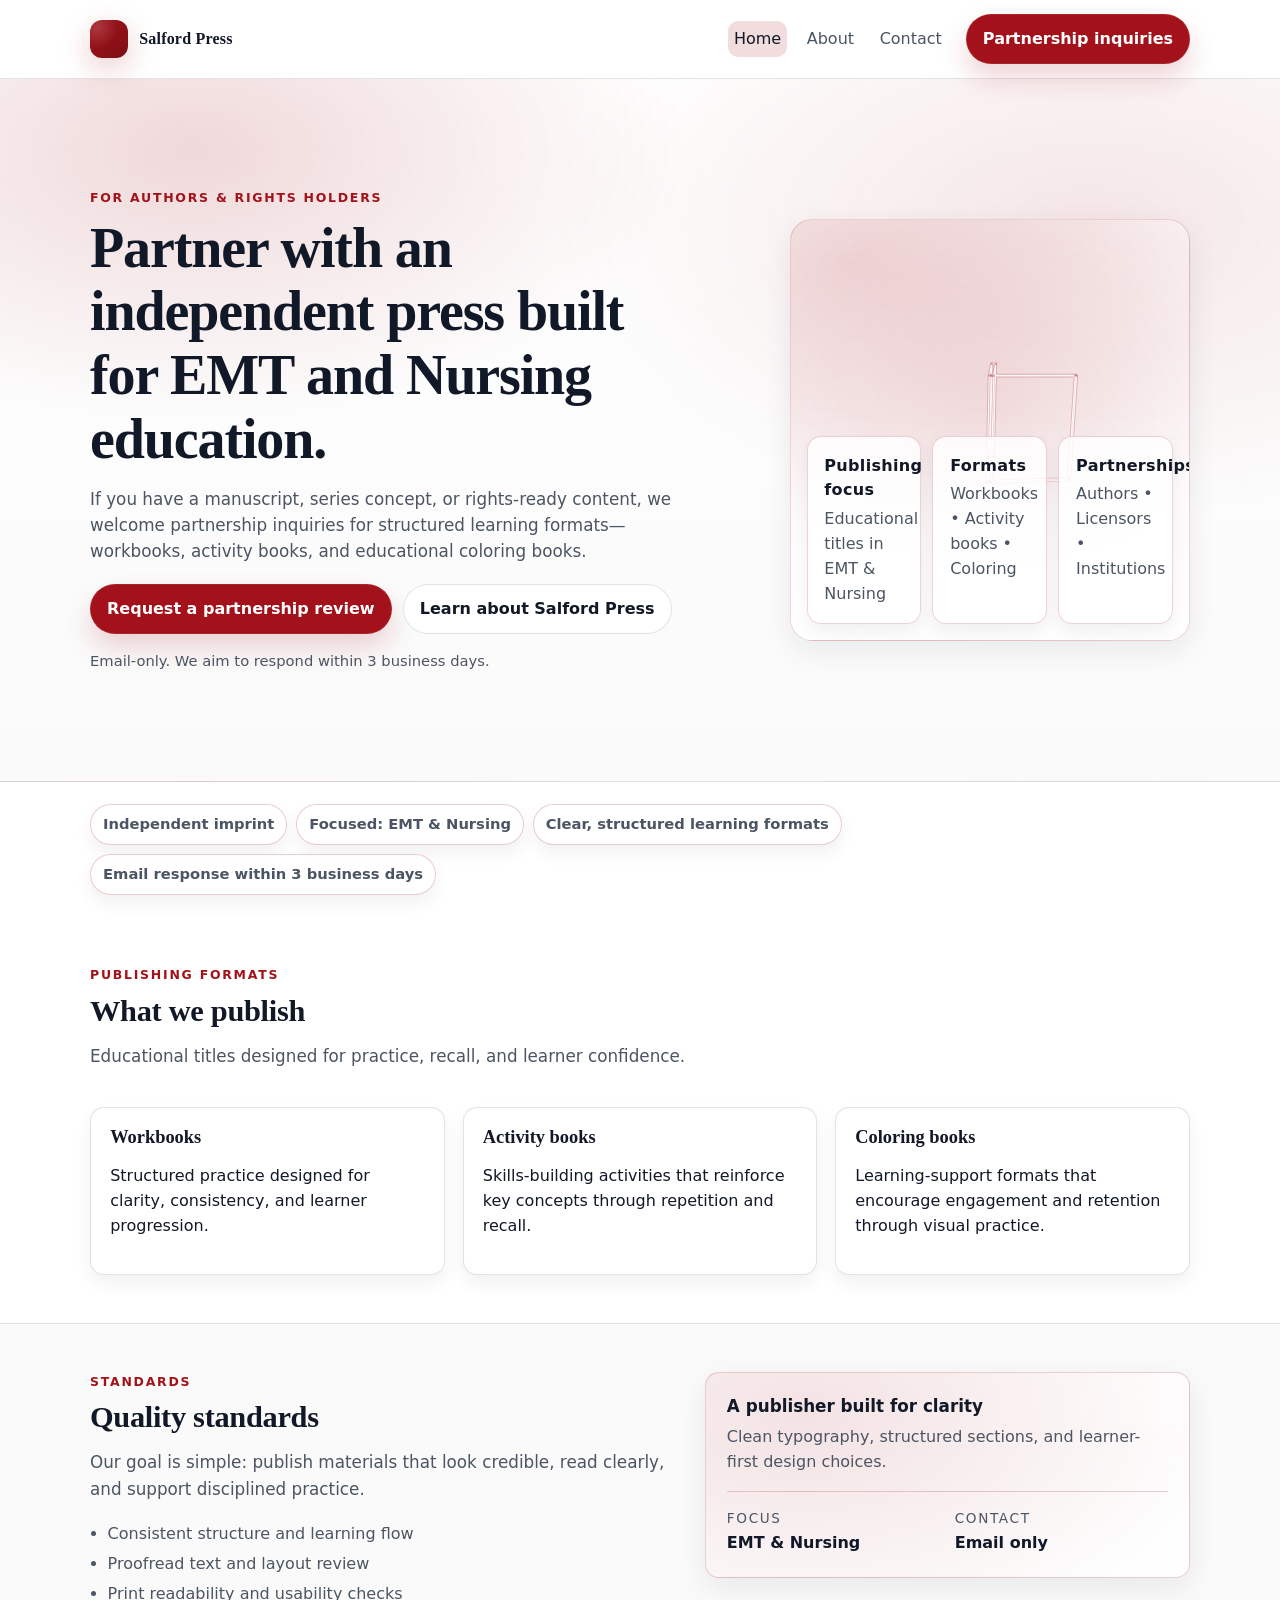
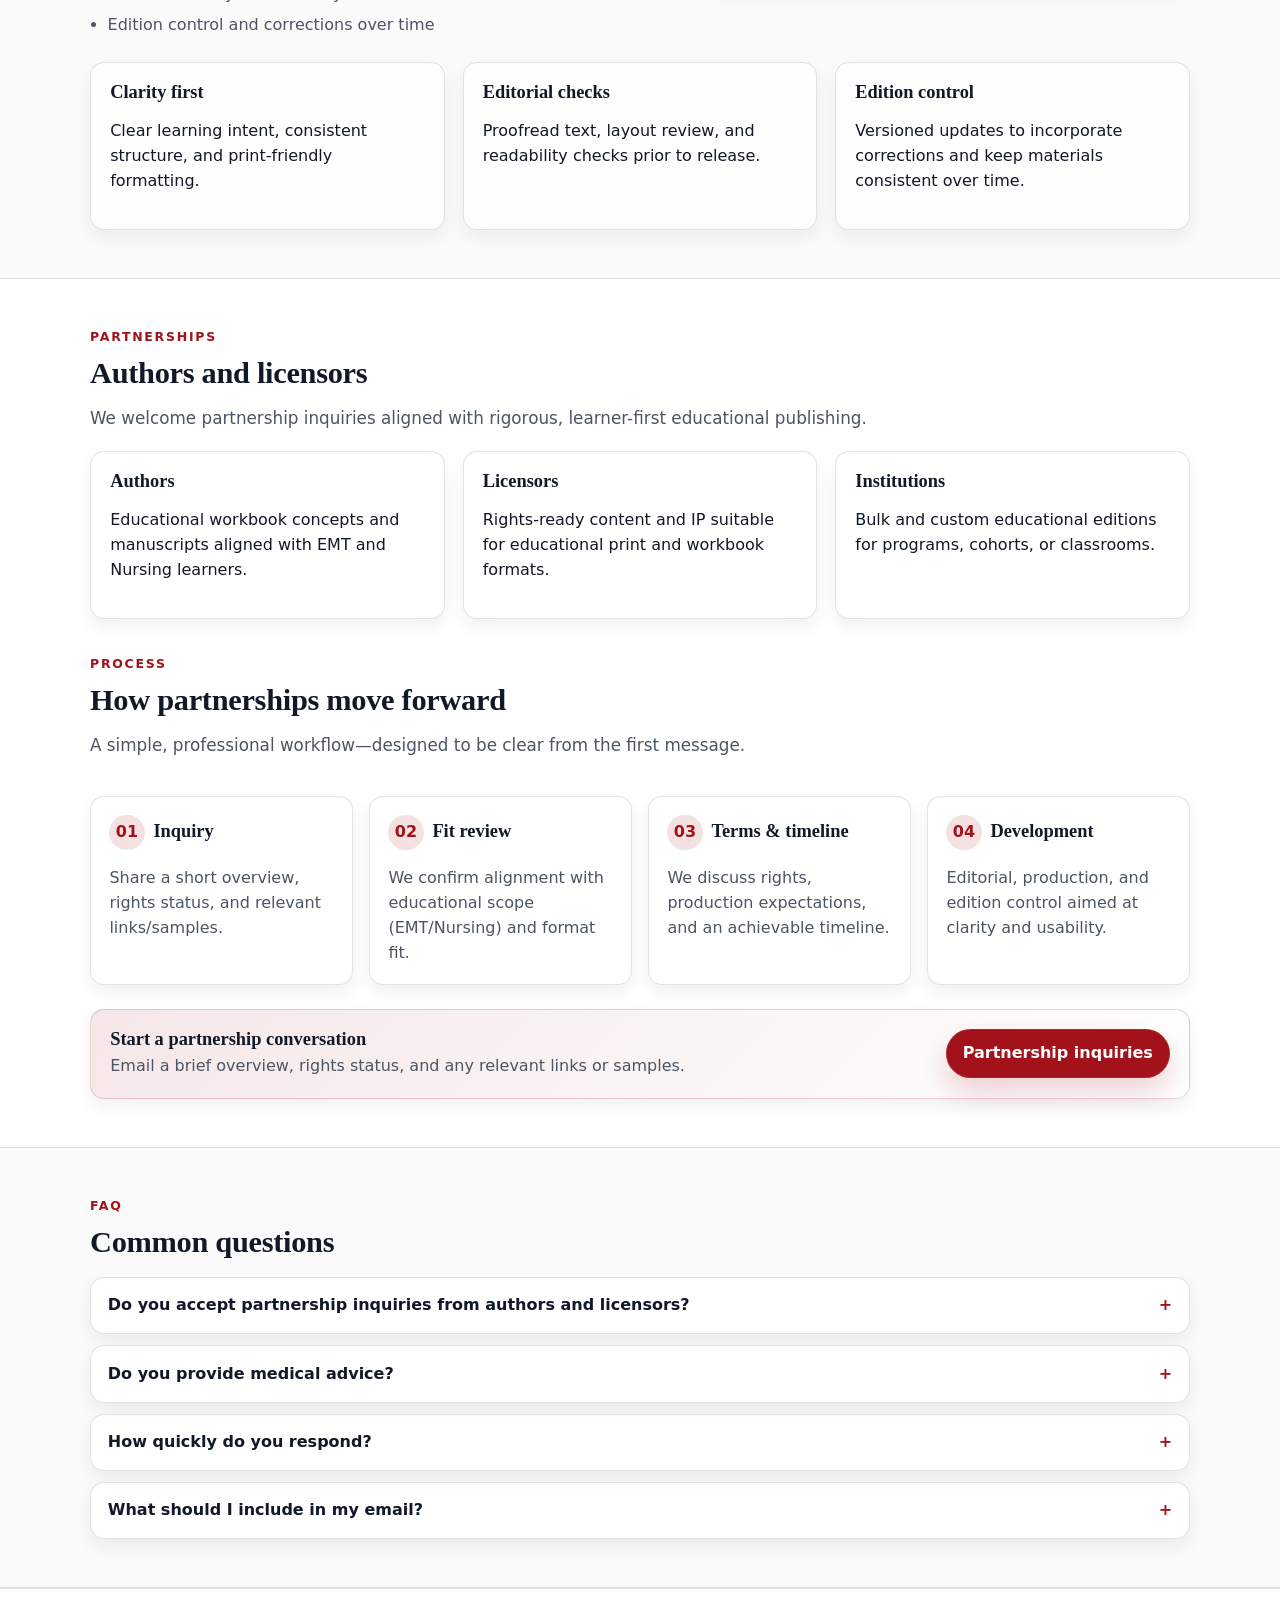
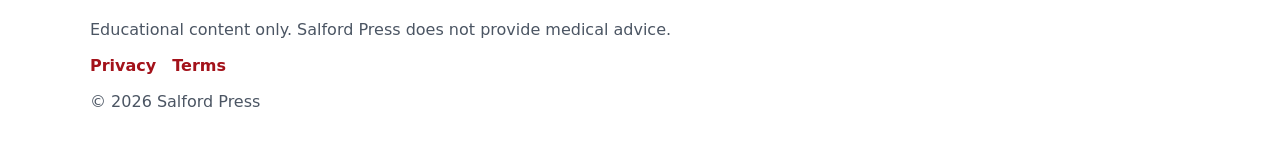
<file: index.html>
<!doctype html>
<html lang="en">
  <head>
    <meta charset="utf-8" />
    <meta name="viewport" content="width=device-width, initial-scale=1" />
    <title>Salford Press — Independent Educational Publisher</title>
    <meta
      name="description"
      content="Salford Press is an independent publisher of high-quality educational workbooks, activity books, and coloring books in EMT and Nursing subjects."
    />
    <meta name="theme-color" content="#A3121A" />
    <link rel="stylesheet" href="assets/styles.css" />
    <link rel="icon" href="assets/favicon.svg" type="image/svg+xml" />
    <script defer src="assets/site.js"></script>
  </head>
  <body>
    <a class="skip-link" href="#main">Skip to content</a>

    <header class="site-header">
      <div class="container header-inner">
        <a class="brand" href="index.html" aria-label="Salford Press home">
          <span class="brand-mark" aria-hidden="true"></span>
          <span class="brand-name">Salford Press</span>
        </a>

        <nav class="site-nav" aria-label="Primary">
          <a class="nav-link" href="index.html">Home</a>
          <a class="nav-link" href="about.html">About</a>
          <a class="nav-link" href="contact.html">Contact</a>
          <a class="button button-solid nav-cta" href="contact.html">Partnership inquiries</a>
        </nav>

        <button class="nav-toggle" type="button" aria-expanded="false" aria-controls="mobileNav">
          <span class="nav-toggle-label">Menu</span>
        </button>
      </div>

      <div class="mobile-nav container" id="mobileNav" hidden>
        <a class="nav-link" href="index.html">Home</a>
        <a class="nav-link" href="about.html">About</a>
        <a class="nav-link" href="contact.html">Contact</a>
        <a class="button button-solid" href="contact.html">Partnership inquiries</a>
      </div>
    </header>

    <main id="main">
      <section class="hero">
        <div class="container hero-inner">
          <div class="hero-copy">
            <p class="eyebrow">For authors &amp; rights holders</p>
            <h1>Partner with an independent press built for EMT and Nursing education.</h1>
            <p class="lead">
              If you have a manuscript, series concept, or rights‑ready content, we welcome partnership inquiries for structured learning formats—workbooks, activity books, and educational coloring books.
            </p>

            <div class="hero-actions">
              <a class="button button-solid" href="contact.html">Request a partnership review</a>
              <a class="button button-ghost" href="about.html">Learn about Salford Press</a>
            </div>
            <p class="microcopy">Email-only. We aim to respond within 3 business days.</p>
          </div>

          <div class="hero-panel">
            <div class="hero-3d" aria-hidden="true">
              <canvas id="hero3d" class="hero-canvas" width="900" height="700"></canvas>

              <div class="hero-3d-overlay">
                <div class="panel-card">
                  <div class="panel-title">Publishing focus</div>
                  <div class="panel-body">Educational titles in EMT &amp; Nursing</div>
                </div>
                <div class="panel-card">
                  <div class="panel-title">Formats</div>
                  <div class="panel-body">Workbooks • Activity books • Coloring</div>
                </div>
                <div class="panel-card">
                  <div class="panel-title">Partnerships</div>
                  <div class="panel-body">Authors • Licensors • Institutions</div>
                </div>
              </div>
            </div>
          </div>
        </div>
      </section>

      <section class="section section-tight">
        <div class="container">
          <div class="badge-row" role="list" aria-label="Publisher highlights">
            <div class="badge" role="listitem">Independent imprint</div>
            <div class="badge" role="listitem">Focused: EMT &amp; Nursing</div>
            <div class="badge" role="listitem">Clear, structured learning formats</div>
            <div class="badge" role="listitem">Email response within 3 business days</div>
          </div>
        </div>
      </section>

      <section class="section">
        <div class="container">
          <div class="section-head">
            <div>
              <p class="eyebrow">Publishing formats</p>
              <h2>What we publish</h2>
              <p class="lead">Educational titles designed for practice, recall, and learner confidence.</p>
            </div>
          </div>

          <div class="grid-3">
            <article class="card">
              <h3>Workbooks</h3>
              <p>Structured practice designed for clarity, consistency, and learner progression.</p>
            </article>
            <article class="card">
              <h3>Activity books</h3>
              <p>Skills‑building activities that reinforce key concepts through repetition and recall.</p>
            </article>
            <article class="card">
              <h3>Coloring books</h3>
              <p>Learning‑support formats that encourage engagement and retention through visual practice.</p>
            </article>
          </div>
        </div>
      </section>

      <section class="section section-muted">
        <div class="container">
          <div class="split">
            <div class="split-copy">
              <p class="eyebrow">Standards</p>
              <h2>Quality standards</h2>
              <p class="lead">Our goal is simple: publish materials that look credible, read clearly, and support disciplined practice.</p>

              <ul class="checklist">
                <li>Consistent structure and learning flow</li>
                <li>Proofread text and layout review</li>
                <li>Print readability and usability checks</li>
                <li>Edition control and corrections over time</li>
              </ul>
            </div>

            <div class="split-media" aria-hidden="true">
              <div class="abstract-card">
                <div class="abstract-title">A publisher built for clarity</div>
                <div class="abstract-body">Clean typography, structured sections, and learner-first design choices.</div>
                <div class="abstract-rule"></div>
                <div class="abstract-metrics">
                  <div>
                    <div class="metric-k">Focus</div>
                    <div class="metric-v">EMT &amp; Nursing</div>
                  </div>
                  <div>
                    <div class="metric-k">Contact</div>
                    <div class="metric-v">Email only</div>
                  </div>
                </div>
              </div>
            </div>
          </div>

          <div class="grid-3">
            <article class="card card-quiet">
              <h3>Clarity first</h3>
              <p>Clear learning intent, consistent structure, and print-friendly formatting.</p>
            </article>
            <article class="card card-quiet">
              <h3>Editorial checks</h3>
              <p>Proofread text, layout review, and readability checks prior to release.</p>
            </article>
            <article class="card card-quiet">
              <h3>Edition control</h3>
              <p>Versioned updates to incorporate corrections and keep materials consistent over time.</p>
            </article>
          </div>
        </div>
      </section>

      <section class="section">
        <div class="container">
          <p class="eyebrow">Partnerships</p>
          <h2>Authors and licensors</h2>
          <p class="lead">We welcome partnership inquiries aligned with rigorous, learner-first educational publishing.</p>

          <div class="grid-3">
            <article class="card">
              <h3>Authors</h3>
              <p>Educational workbook concepts and manuscripts aligned with EMT and Nursing learners.</p>
            </article>
            <article class="card">
              <h3>Licensors</h3>
              <p>Rights-ready content and IP suitable for educational print and workbook formats.</p>
            </article>
            <article class="card">
              <h3>Institutions</h3>
              <p>Bulk and custom educational editions for programs, cohorts, or classrooms.</p>
            </article>
          </div>

          <div class="section-head section-head-tight">
            <div>
              <p class="eyebrow">Process</p>
              <h2>How partnerships move forward</h2>
              <p class="lead">A simple, professional workflow—designed to be clear from the first message.</p>
            </div>
          </div>

          <ol class="steps">
            <li class="step">
              <div class="step-top">
                <span class="step-num">01</span>
                <h3>Inquiry</h3>
              </div>
              <p>Share a short overview, rights status, and relevant links/samples.</p>
            </li>
            <li class="step">
              <div class="step-top">
                <span class="step-num">02</span>
                <h3>Fit review</h3>
              </div>
              <p>We confirm alignment with educational scope (EMT/Nursing) and format fit.</p>
            </li>
            <li class="step">
              <div class="step-top">
                <span class="step-num">03</span>
                <h3>Terms &amp; timeline</h3>
              </div>
              <p>We discuss rights, production expectations, and an achievable timeline.</p>
            </li>
            <li class="step">
              <div class="step-top">
                <span class="step-num">04</span>
                <h3>Development</h3>
              </div>
              <p>Editorial, production, and edition control aimed at clarity and usability.</p>
            </li>
          </ol>

          <div class="callout">
            <div class="callout-inner">
              <div>
                <h3 class="callout-title">Start a partnership conversation</h3>
                <p class="callout-text">Email a brief overview, rights status, and any relevant links or samples.</p>
              </div>
              <a class="button button-solid" href="contact.html">Partnership inquiries</a>
            </div>
          </div>
        </div>
      </section>

      <section class="section section-muted">
        <div class="container">
          <p class="eyebrow">FAQ</p>
          <h2>Common questions</h2>

          <div class="faq">
            <details class="faq-item">
              <summary>Do you accept partnership inquiries from authors and licensors?</summary>
              <div class="faq-body">
                <p>Yes—authors and licensors can contact us for partnership discussions. Please include rights status, timeline, and any links or samples.</p>
              </div>
            </details>
            <details class="faq-item">
              <summary>Do you provide medical advice?</summary>
              <div class="faq-body">
                <p>No. We publish educational materials only. Content on this site is not medical advice.</p>
              </div>
            </details>
            <details class="faq-item">
              <summary>How quickly do you respond?</summary>
              <div class="faq-body">
                <p>We aim to respond to partnership inquiries within 3 business days.</p>
              </div>
            </details>
            <details class="faq-item">
              <summary>What should I include in my email?</summary>
              <div class="faq-body">
                <p>Who you are, proposal overview, rights status, timeline, and links/samples.</p>
              </div>
            </details>
          </div>
        </div>
      </section>
    </main>

    <footer class="site-footer">
      <div class="container footer-inner">
        <p class="footer-note">Educational content only. Salford Press does not provide medical advice.</p>
        <div class="footer-links">
          <a href="privacy.html">Privacy</a>
          <a href="terms.html">Terms</a>
        </div>
        <p class="footer-copy">© <span data-year></span> Salford Press</p>
      </div>
    </footer>
  </body>
</html>
</file>
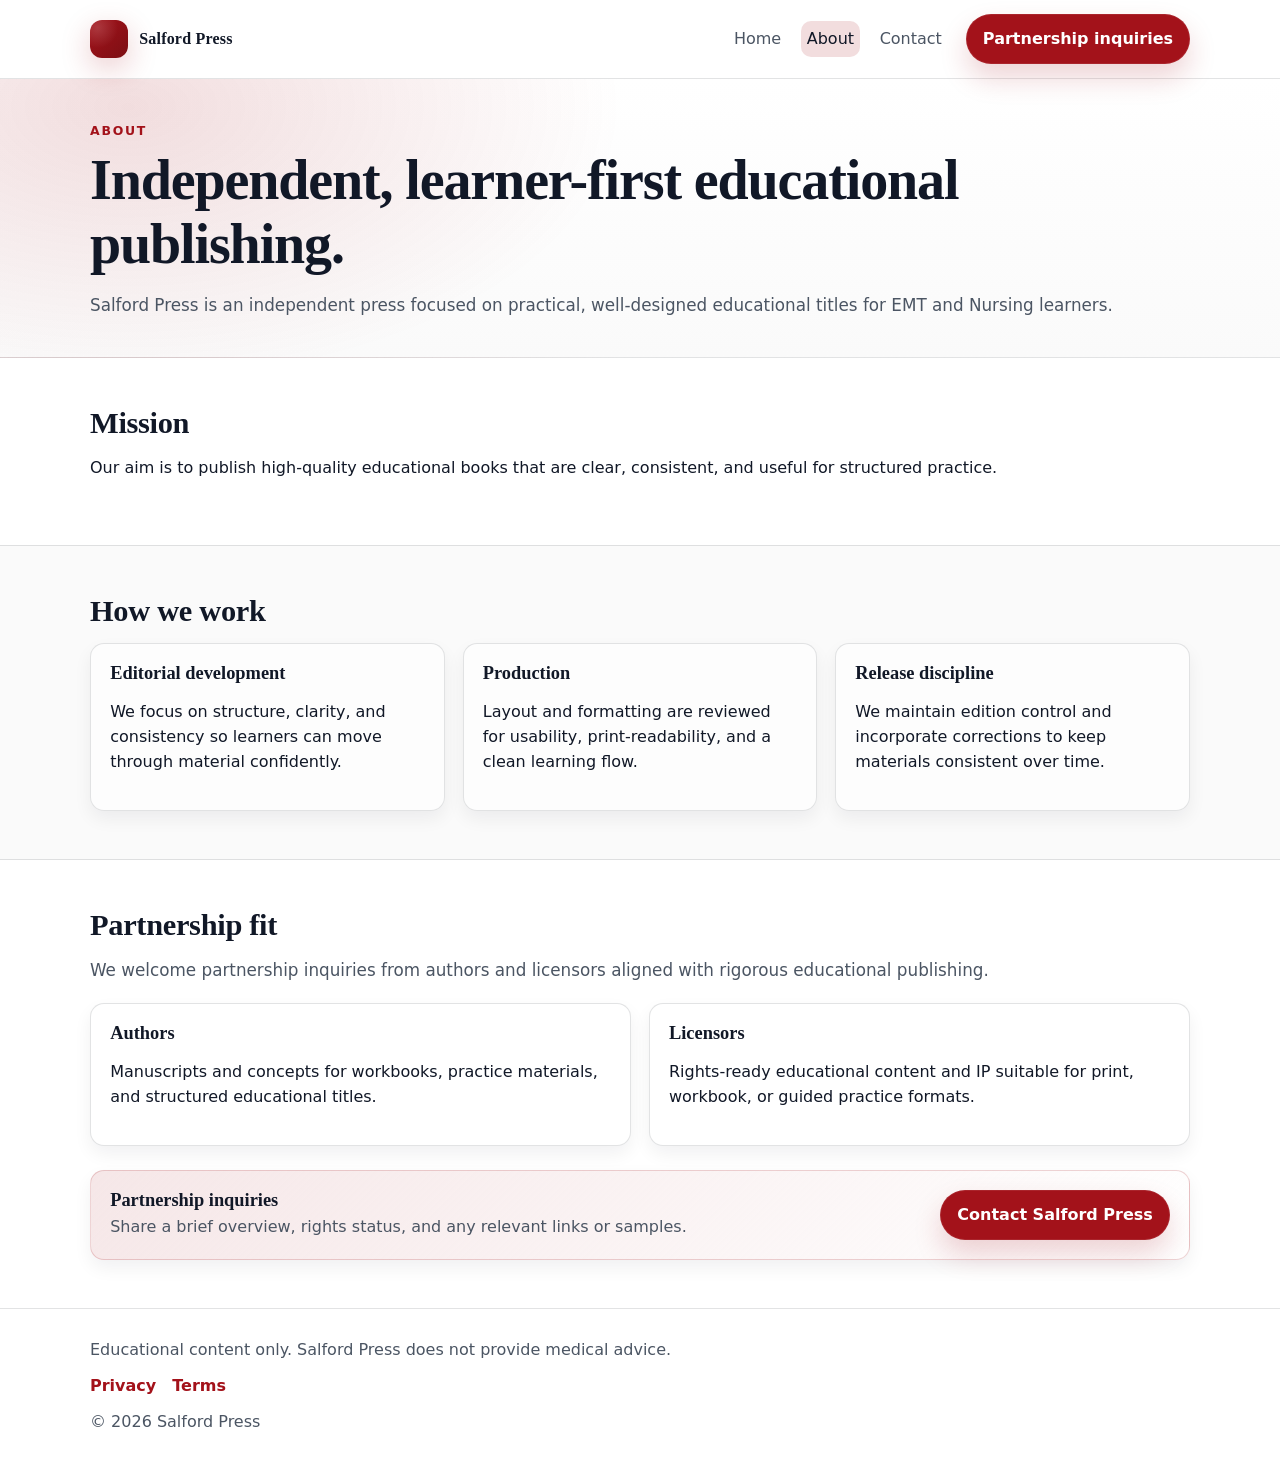
<file: about.html>
<!doctype html>
<html lang="en">
  <head>
    <meta charset="utf-8" />
    <meta name="viewport" content="width=device-width, initial-scale=1" />
    <title>About — Salford Press</title>
    <meta name="description" content="About Salford Press, an independent educational publisher focused on EMT and Nursing learning materials." />
    <meta name="theme-color" content="#A3121A" />
    <link rel="stylesheet" href="assets/styles.css" />
    <link rel="icon" href="assets/favicon.svg" type="image/svg+xml" />
    <script defer src="assets/site.js"></script>
  </head>
  <body>
    <a class="skip-link" href="#main">Skip to content</a>

    <header class="site-header">
      <div class="container header-inner">
        <a class="brand" href="index.html" aria-label="Salford Press home">
          <span class="brand-mark" aria-hidden="true"></span>
          <span class="brand-name">Salford Press</span>
        </a>

        <nav class="site-nav" aria-label="Primary">
          <a class="nav-link" href="index.html">Home</a>
          <a class="nav-link" href="about.html">About</a>
          <a class="nav-link" href="contact.html">Contact</a>
          <a class="button button-solid nav-cta" href="contact.html">Partnership inquiries</a>
        </nav>

        <button class="nav-toggle" type="button" aria-expanded="false" aria-controls="mobileNav">
          <span class="nav-toggle-label">Menu</span>
        </button>
      </div>

      <div class="mobile-nav container" id="mobileNav" hidden>
        <a class="nav-link" href="index.html">Home</a>
        <a class="nav-link" href="about.html">About</a>
        <a class="nav-link" href="contact.html">Contact</a>
        <a class="button button-solid" href="contact.html">Partnership inquiries</a>
      </div>
    </header>

    <main id="main">
      <section class="page-hero">
        <div class="container">
          <p class="eyebrow">About</p>
          <h1>Independent, learner-first educational publishing.</h1>
          <p class="lead">Salford Press is an independent press focused on practical, well-designed educational titles for EMT and Nursing learners.</p>
        </div>
      </section>

      <section class="section">
        <div class="container">
          <h2>Mission</h2>
          <p>Our aim is to publish high-quality educational books that are clear, consistent, and useful for structured practice.</p>
        </div>
      </section>

      <section class="section section-muted">
        <div class="container">
          <h2>How we work</h2>

          <div class="grid-3">
            <article class="card card-quiet">
              <h3>Editorial development</h3>
              <p>We focus on structure, clarity, and consistency so learners can move through material confidently.</p>
            </article>
            <article class="card card-quiet">
              <h3>Production</h3>
              <p>Layout and formatting are reviewed for usability, print-readability, and a clean learning flow.</p>
            </article>
            <article class="card card-quiet">
              <h3>Release discipline</h3>
              <p>We maintain edition control and incorporate corrections to keep materials consistent over time.</p>
            </article>
          </div>
        </div>
      </section>

      <section class="section">
        <div class="container">
          <h2>Partnership fit</h2>
          <p class="lead">We welcome partnership inquiries from authors and licensors aligned with rigorous educational publishing.</p>

          <div class="grid-2">
            <article class="card">
              <h3>Authors</h3>
              <p>Manuscripts and concepts for workbooks, practice materials, and structured educational titles.</p>
            </article>
            <article class="card">
              <h3>Licensors</h3>
              <p>Rights-ready educational content and IP suitable for print, workbook, or guided practice formats.</p>
            </article>
          </div>

          <div class="callout">
            <div class="callout-inner">
              <div>
                <h3 class="callout-title">Partnership inquiries</h3>
                <p class="callout-text">Share a brief overview, rights status, and any relevant links or samples.</p>
              </div>
              <a class="button button-solid" href="contact.html">Contact Salford Press</a>
            </div>
          </div>
        </div>
      </section>
    </main>

    <footer class="site-footer">
      <div class="container footer-inner">
        <p class="footer-note">Educational content only. Salford Press does not provide medical advice.</p>
        <div class="footer-links">
          <a href="privacy.html">Privacy</a>
          <a href="terms.html">Terms</a>
        </div>
        <p class="footer-copy">© <span data-year></span> Salford Press</p>
      </div>
    </footer>
  </body>
</html>
</file>
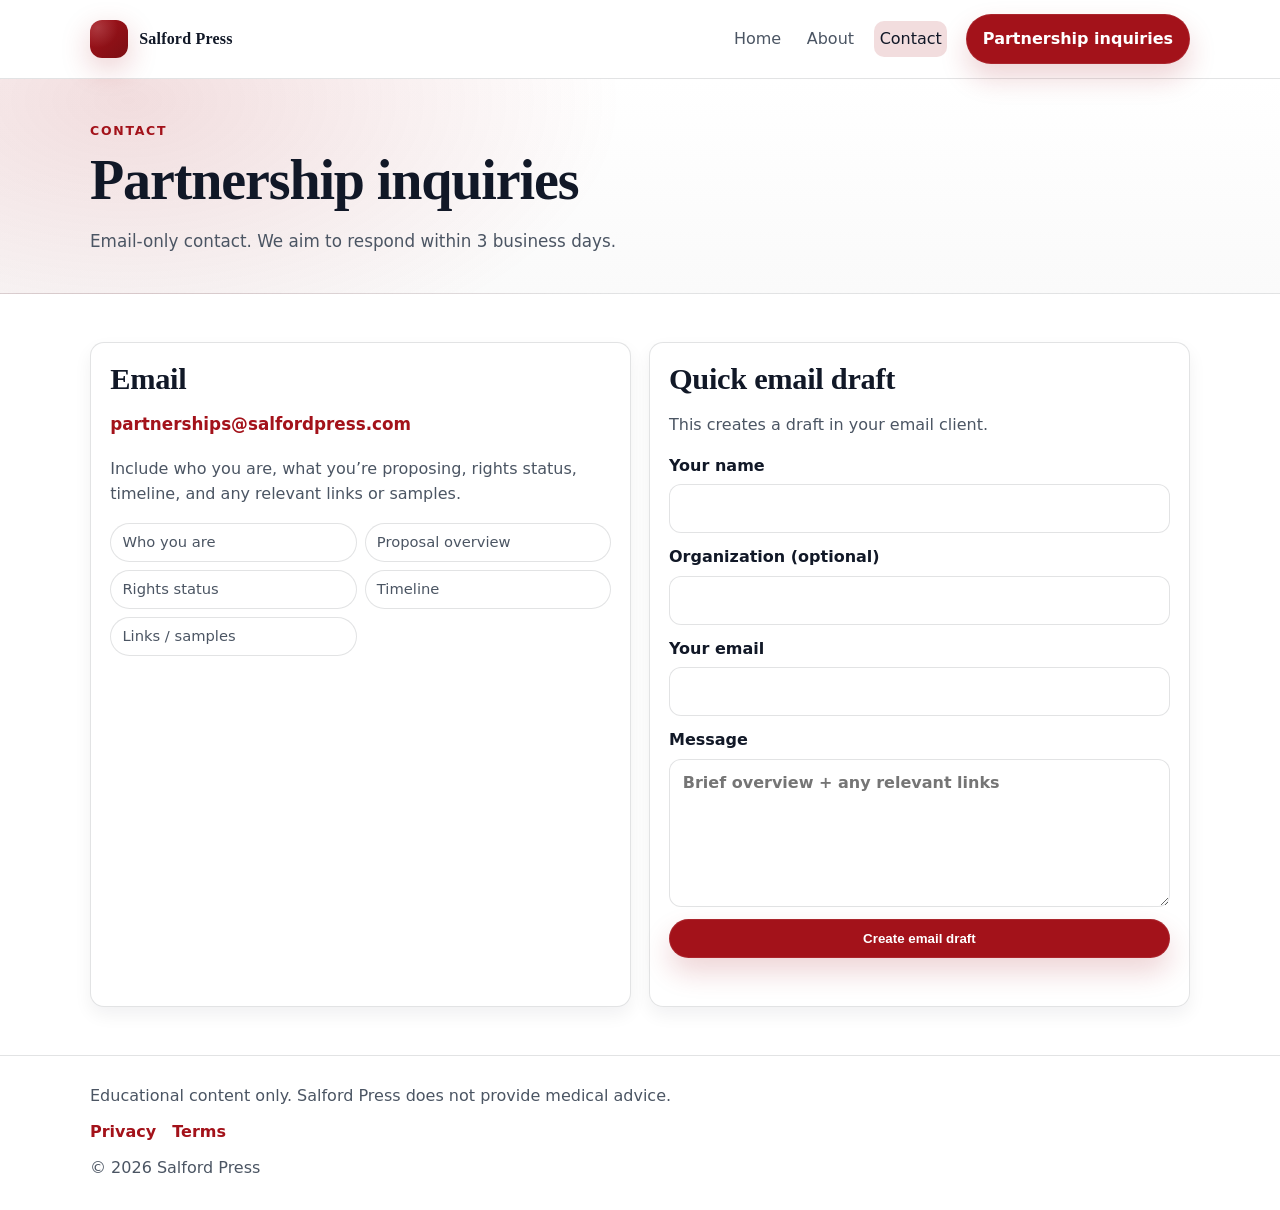
<file: contact.html>
<!doctype html>
<html lang="en">
  <head>
    <meta charset="utf-8" />
    <meta name="viewport" content="width=device-width, initial-scale=1" />
    <title>Contact — Salford Press</title>
    <meta name="description" content="Partnership inquiries for Salford Press." />
    <meta name="theme-color" content="#A3121A" />
    <link rel="stylesheet" href="assets/styles.css" />
    <link rel="icon" href="assets/favicon.svg" type="image/svg+xml" />
    <script defer src="assets/site.js"></script>
  </head>
  <body>
    <a class="skip-link" href="#main">Skip to content</a>

    <header class="site-header">
      <div class="container header-inner">
        <a class="brand" href="index.html" aria-label="Salford Press home">
          <span class="brand-mark" aria-hidden="true"></span>
          <span class="brand-name">Salford Press</span>
        </a>

        <nav class="site-nav" aria-label="Primary">
          <a class="nav-link" href="index.html">Home</a>
          <a class="nav-link" href="about.html">About</a>
          <a class="nav-link" href="contact.html">Contact</a>
          <a class="button button-solid nav-cta" href="contact.html">Partnership inquiries</a>
        </nav>

        <button class="nav-toggle" type="button" aria-expanded="false" aria-controls="mobileNav">
          <span class="nav-toggle-label">Menu</span>
        </button>
      </div>

      <div class="mobile-nav container" id="mobileNav" hidden>
        <a class="nav-link" href="index.html">Home</a>
        <a class="nav-link" href="about.html">About</a>
        <a class="nav-link" href="contact.html">Contact</a>
        <a class="button button-solid" href="contact.html">Partnership inquiries</a>
      </div>
    </header>

    <main id="main">
      <section class="page-hero">
        <div class="container">
          <p class="eyebrow">Contact</p>
          <h1>Partnership inquiries</h1>
          <p class="lead">Email-only contact. We aim to respond within 3 business days.</p>
        </div>
      </section>

      <section class="section">
        <div class="container">
          <div class="grid-2">
            <div class="card">
              <h2>Email</h2>
              <p class="lead">
                <a class="email-link" href="mailto:partnerships@salfordpress.com">partnerships@salfordpress.com</a>
              </p>
              <p class="muted">Include who you are, what you’re proposing, rights status, timeline, and any relevant links or samples.</p>

              <div class="mini-list">
                <div class="mini-item">Who you are</div>
                <div class="mini-item">Proposal overview</div>
                <div class="mini-item">Rights status</div>
                <div class="mini-item">Timeline</div>
                <div class="mini-item">Links / samples</div>
              </div>
            </div>

            <div class="card card-quiet">
              <h2>Quick email draft</h2>
              <p class="muted">This creates a draft in your email client.</p>

              <form class="contact-form" id="emailDraftForm">
                <label>
                  Your name
                  <input name="name" autocomplete="name" />
                </label>
                <label>
                  Organization (optional)
                  <input name="org" autocomplete="organization" />
                </label>
                <label>
                  Your email
                  <input name="email" autocomplete="email" inputmode="email" />
                </label>
                <label>
                  Message
                  <textarea name="message" rows="5" placeholder="Brief overview + any relevant links"></textarea>
                </label>

                <button class="button button-solid" type="submit">Create email draft</button>
                <p class="microcopy" role="status" aria-live="polite" data-form-status></p>
              </form>
            </div>
          </div>
        </div>
      </section>
    </main>

    <footer class="site-footer">
      <div class="container footer-inner">
        <p class="footer-note">Educational content only. Salford Press does not provide medical advice.</p>
        <div class="footer-links">
          <a href="privacy.html">Privacy</a>
          <a href="terms.html">Terms</a>
        </div>
        <p class="footer-copy">© <span data-year></span> Salford Press</p>
      </div>
    </footer>
  </body>
</html>
</file>
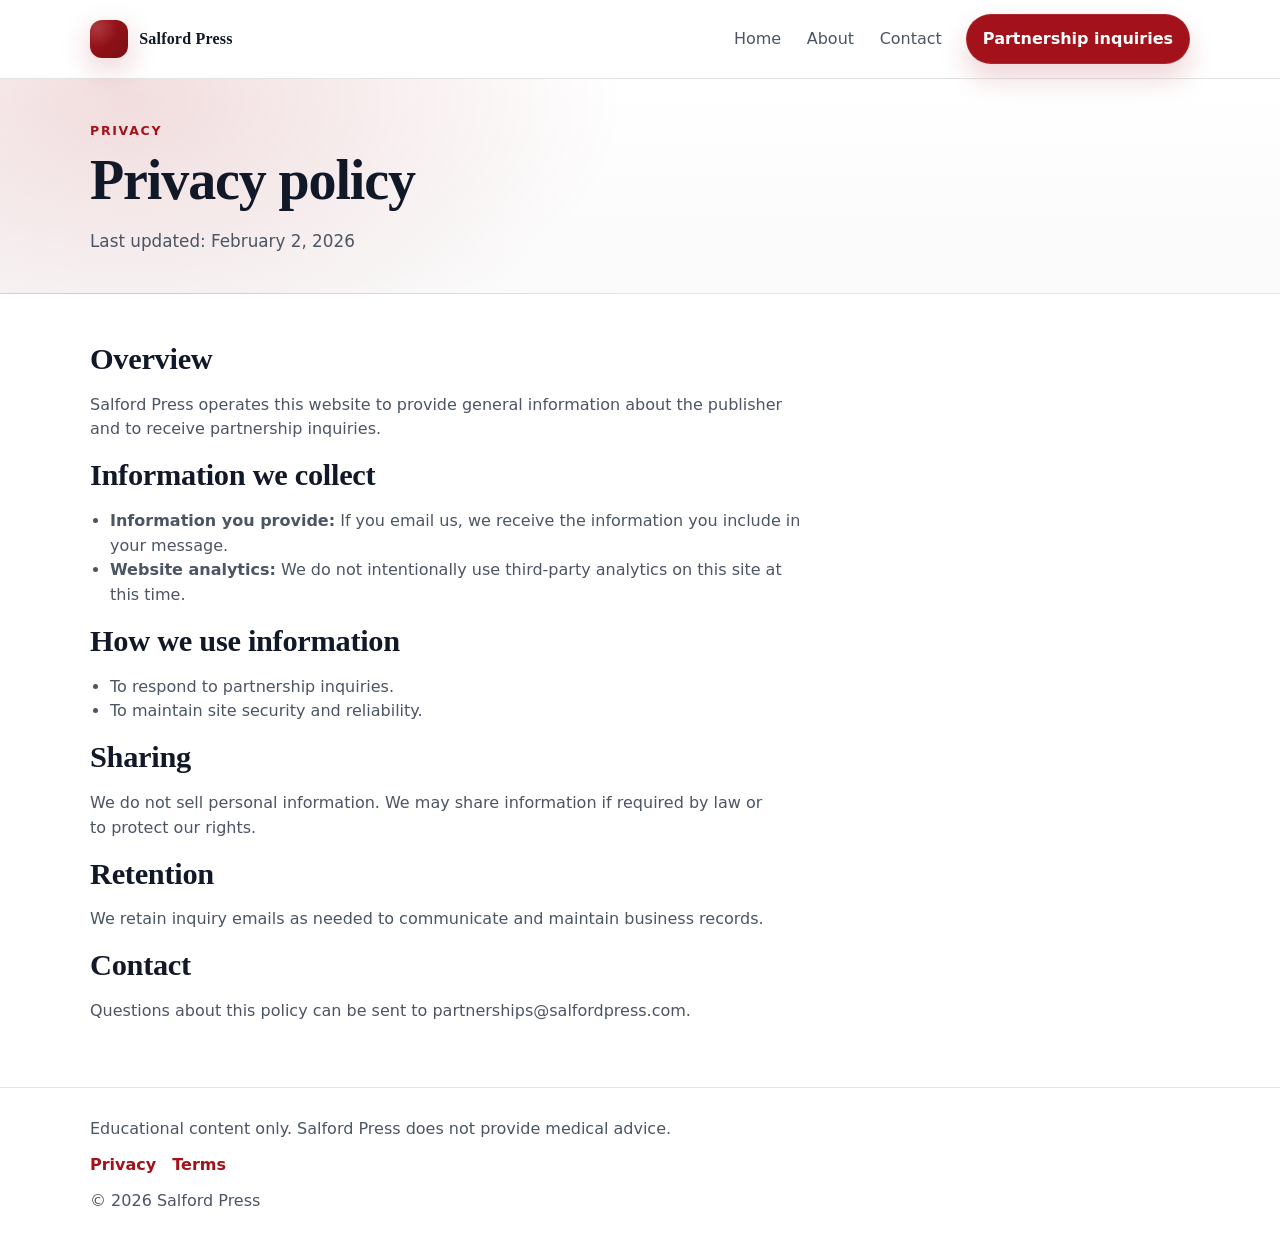
<file: privacy.html>
<!doctype html>
<html lang="en">
  <head>
    <meta charset="utf-8" />
    <meta name="viewport" content="width=device-width, initial-scale=1" />
    <title>Privacy — Salford Press</title>
    <meta name="description" content="Privacy policy for Salford Press." />
    <meta name="theme-color" content="#A3121A" />
    <link rel="stylesheet" href="assets/styles.css" />
    <link rel="icon" href="assets/favicon.svg" type="image/svg+xml" />
    <script defer src="assets/site.js"></script>
  </head>
  <body>
    <a class="skip-link" href="#main">Skip to content</a>

    <header class="site-header">
      <div class="container header-inner">
        <a class="brand" href="index.html" aria-label="Salford Press home">
          <span class="brand-mark" aria-hidden="true"></span>
          <span class="brand-name">Salford Press</span>
        </a>

        <nav class="site-nav" aria-label="Primary">
          <a class="nav-link" href="index.html">Home</a>
          <a class="nav-link" href="about.html">About</a>
          <a class="nav-link" href="contact.html">Contact</a>
          <a class="button button-solid nav-cta" href="contact.html">Partnership inquiries</a>
        </nav>

        <button class="nav-toggle" type="button" aria-expanded="false" aria-controls="mobileNav">
          <span class="nav-toggle-label">Menu</span>
        </button>
      </div>

      <div class="mobile-nav container" id="mobileNav" hidden>
        <a class="nav-link" href="index.html">Home</a>
        <a class="nav-link" href="about.html">About</a>
        <a class="nav-link" href="contact.html">Contact</a>
        <a class="button button-solid" href="contact.html">Partnership inquiries</a>
      </div>
    </header>

    <main id="main">
      <section class="page-hero">
        <div class="container">
          <p class="eyebrow">Privacy</p>
          <h1>Privacy policy</h1>
          <p class="lead">Last updated: February 2, 2026</p>
        </div>
      </section>

      <section class="section">
        <div class="container prose">
          <h2>Overview</h2>
          <p>Salford Press operates this website to provide general information about the publisher and to receive partnership inquiries.</p>

          <h2>Information we collect</h2>
          <ul>
            <li><strong>Information you provide:</strong> If you email us, we receive the information you include in your message.</li>
            <li><strong>Website analytics:</strong> We do not intentionally use third-party analytics on this site at this time.</li>
          </ul>

          <h2>How we use information</h2>
          <ul>
            <li>To respond to partnership inquiries.</li>
            <li>To maintain site security and reliability.</li>
          </ul>

          <h2>Sharing</h2>
          <p>We do not sell personal information. We may share information if required by law or to protect our rights.</p>

          <h2>Retention</h2>
          <p>We retain inquiry emails as needed to communicate and maintain business records.</p>

          <h2>Contact</h2>
          <p>Questions about this policy can be sent to <a href="mailto:partnerships@salfordpress.com">partnerships@salfordpress.com</a>.</p>
        </div>
      </section>
    </main>

    <footer class="site-footer">
      <div class="container footer-inner">
        <p class="footer-note">Educational content only. Salford Press does not provide medical advice.</p>
        <div class="footer-links">
          <a href="privacy.html">Privacy</a>
          <a href="terms.html">Terms</a>
        </div>
        <p class="footer-copy">© <span data-year></span> Salford Press</p>
      </div>
    </footer>
  </body>
</html>
</file>
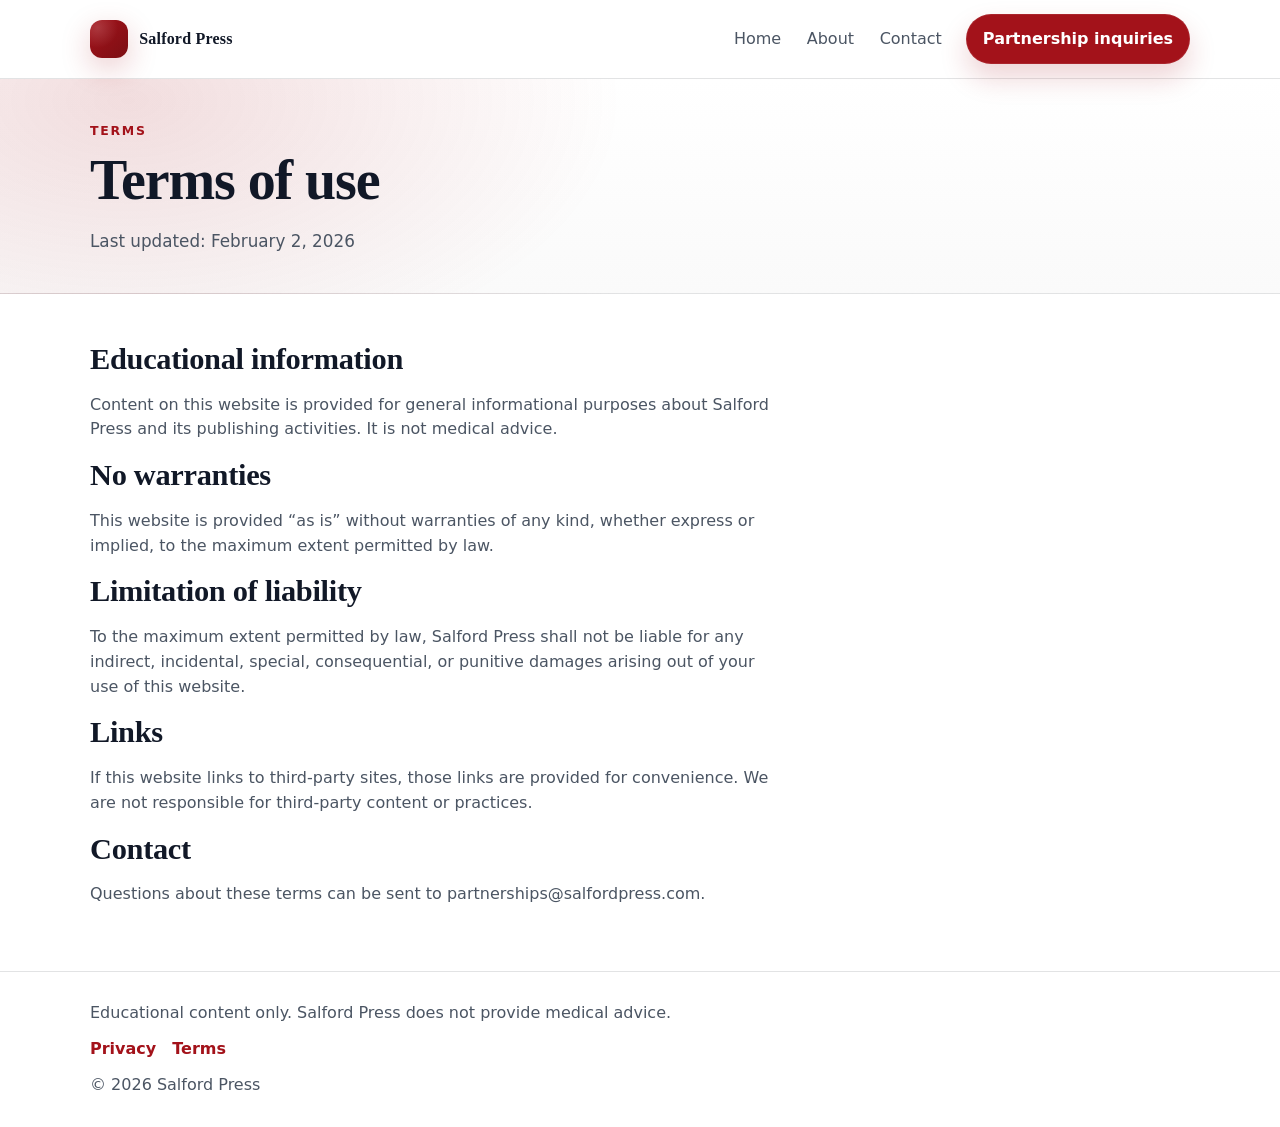
<file: terms.html>
<!doctype html>
<html lang="en">
  <head>
    <meta charset="utf-8" />
    <meta name="viewport" content="width=device-width, initial-scale=1" />
    <title>Terms — Salford Press</title>
    <meta name="description" content="Terms of use for Salford Press." />
    <meta name="theme-color" content="#A3121A" />
    <link rel="stylesheet" href="assets/styles.css" />
    <link rel="icon" href="assets/favicon.svg" type="image/svg+xml" />
    <script defer src="assets/site.js"></script>
  </head>
  <body>
    <a class="skip-link" href="#main">Skip to content</a>

    <header class="site-header">
      <div class="container header-inner">
        <a class="brand" href="index.html" aria-label="Salford Press home">
          <span class="brand-mark" aria-hidden="true"></span>
          <span class="brand-name">Salford Press</span>
        </a>

        <nav class="site-nav" aria-label="Primary">
          <a class="nav-link" href="index.html">Home</a>
          <a class="nav-link" href="about.html">About</a>
          <a class="nav-link" href="contact.html">Contact</a>
          <a class="button button-solid nav-cta" href="contact.html">Partnership inquiries</a>
        </nav>

        <button class="nav-toggle" type="button" aria-expanded="false" aria-controls="mobileNav">
          <span class="nav-toggle-label">Menu</span>
        </button>
      </div>

      <div class="mobile-nav container" id="mobileNav" hidden>
        <a class="nav-link" href="index.html">Home</a>
        <a class="nav-link" href="about.html">About</a>
        <a class="nav-link" href="contact.html">Contact</a>
        <a class="button button-solid" href="contact.html">Partnership inquiries</a>
      </div>
    </header>

    <main id="main">
      <section class="page-hero">
        <div class="container">
          <p class="eyebrow">Terms</p>
          <h1>Terms of use</h1>
          <p class="lead">Last updated: February 2, 2026</p>
        </div>
      </section>

      <section class="section">
        <div class="container prose">
          <h2>Educational information</h2>
          <p>Content on this website is provided for general informational purposes about Salford Press and its publishing activities. It is not medical advice.</p>

          <h2>No warranties</h2>
          <p>This website is provided “as is” without warranties of any kind, whether express or implied, to the maximum extent permitted by law.</p>

          <h2>Limitation of liability</h2>
          <p>To the maximum extent permitted by law, Salford Press shall not be liable for any indirect, incidental, special, consequential, or punitive damages arising out of your use of this website.</p>

          <h2>Links</h2>
          <p>If this website links to third-party sites, those links are provided for convenience. We are not responsible for third-party content or practices.</p>

          <h2>Contact</h2>
          <p>Questions about these terms can be sent to <a href="mailto:partnerships@salfordpress.com">partnerships@salfordpress.com</a>.</p>
        </div>
      </section>
    </main>

    <footer class="site-footer">
      <div class="container footer-inner">
        <p class="footer-note">Educational content only. Salford Press does not provide medical advice.</p>
        <div class="footer-links">
          <a href="privacy.html">Privacy</a>
          <a href="terms.html">Terms</a>
        </div>
        <p class="footer-copy">© <span data-year></span> Salford Press</p>
      </div>
    </footer>
  </body>
</html>
</file>
<file: assets/styles.css>
:root {
  --bg: #ffffff;
  --bg-muted: #fafafa;
  --text: #111827;
  --muted: #4b5563;
  --border: rgba(17, 24, 39, 0.12);
  --shadow: 0 10px 30px rgba(17, 24, 39, 0.08);
  --shadow-soft: 0 8px 18px rgba(17, 24, 39, 0.06);
  --brand: #a3121a;
  --brand-dark: #7c0f14;
  --brand-ink: rgba(163, 18, 26, 0.14);
  --radius: 14px;
  --radius-sm: 10px;
  --max: 1100px;
}

*,
*::before,
*::after {
  box-sizing: border-box;
}

html,
body {
  height: 100%;
}

body {
  margin: 0;
  background: var(--bg);
  color: var(--text);
  font-family: ui-sans-serif, system-ui, -apple-system, Segoe UI, Roboto, Helvetica, Arial, "Apple Color Emoji",
    "Segoe UI Emoji";
  line-height: 1.55;
  text-rendering: optimizeLegibility;
  -webkit-font-smoothing: antialiased;
}

a {
  color: inherit;
  text-decoration: none;
}

a:hover {
  text-decoration: underline;
  text-decoration-thickness: 2px;
  text-underline-offset: 4px;
}

img {
  max-width: 100%;
  height: auto;
}

.container {
  width: min(var(--max), calc(100% - 2.5rem));
  margin: 0 auto;
}

.skip-link {
  position: absolute;
  left: -9999px;
  top: 0.75rem;
  padding: 0.6rem 0.9rem;
  background: var(--bg);
  border: 1px solid var(--border);
  border-radius: 999px;
  box-shadow: var(--shadow-soft);
  z-index: 999;
}

.skip-link:focus {
  left: 0.75rem;
}

.site-header {
  position: sticky;
  top: 0;
  z-index: 50;
  background: rgba(255, 255, 255, 0.86);
  backdrop-filter: saturate(180%) blur(16px);
  border-bottom: 1px solid var(--border);
}

.header-inner {
  display: flex;
  align-items: center;
  justify-content: space-between;
  gap: 1rem;
  padding: 0.9rem 0;
}

.brand {
  display: inline-flex;
  align-items: center;
  gap: 0.7rem;
  min-width: max-content;
}

.brand-mark {
  width: 38px;
  height: 38px;
  border-radius: 12px;
  background: radial-gradient(120% 120% at 20% 20%, rgba(255, 255, 255, 0.16), transparent 45%),
    linear-gradient(135deg, var(--brand), var(--brand-dark));
  box-shadow: 0 10px 30px rgba(163, 18, 26, 0.22);
}

.brand-name {
  font-family: ui-serif, "Iowan Old Style", "Palatino Linotype", Palatino, Georgia, serif;
  font-weight: 650;
  letter-spacing: 0.2px;
}

.site-nav {
  display: flex;
  align-items: center;
  gap: 0.9rem;
}

.nav-link {
  color: var(--muted);
  font-weight: 520;
  padding: 0.35rem 0.35rem;
  border-radius: 10px;
}

.nav-link[aria-current="page"] {
  color: var(--text);
  background: var(--brand-ink);
}

.nav-cta {
  margin-left: 0.25rem;
}

.nav-toggle {
  display: none;
  align-items: center;
  gap: 0.55rem;
  padding: 0.55rem 0.75rem;
  border-radius: 999px;
  border: 1px solid var(--border);
  background: var(--bg);
  box-shadow: var(--shadow-soft);
  cursor: pointer;
}

.nav-toggle-label {
  color: var(--muted);
  font-weight: 600;
}

.mobile-nav {
  padding: 0.6rem 0 1rem;
  display: grid;
  gap: 0.55rem;
}

.mobile-nav[hidden] {
  display: none;
}

.mobile-nav .nav-link {
  padding: 0.65rem 0.7rem;
  border: 1px solid var(--border);
  background: var(--bg);
  box-shadow: var(--shadow-soft);
}

.button {
  display: inline-flex;
  align-items: center;
  justify-content: center;
  gap: 0.55rem;
  border-radius: 999px;
  padding: 0.7rem 1rem;
  font-weight: 650;
  border: 1px solid transparent;
  box-shadow: none;
  transition: transform 160ms ease, box-shadow 160ms ease, background 160ms ease, border-color 160ms ease;
}

.button:hover {
  text-decoration: none;
}

.button:active {
  transform: translateY(1px);
}

.button-solid {
  background: var(--brand);
  color: #fff;
  border-color: rgba(255, 255, 255, 0.08);
  box-shadow: 0 14px 28px rgba(163, 18, 26, 0.18);
}

.button-solid:hover {
  background: var(--brand-dark);
  box-shadow: 0 18px 32px rgba(163, 18, 26, 0.22);
}

.button-ghost {
  border-color: var(--border);
  background: var(--bg);
  color: var(--text);
}

.button-ghost:hover {
  border-color: rgba(163, 18, 26, 0.35);
  box-shadow: var(--shadow-soft);
}

.hero {
  background: radial-gradient(900px 500px at 15% 10%, rgba(163, 18, 26, 0.16), transparent 55%),
    radial-gradient(900px 500px at 85% 20%, rgba(163, 18, 26, 0.1), transparent 60%),
    linear-gradient(180deg, var(--bg), var(--bg-muted));
  border-bottom: 1px solid var(--border);
}

.hero-inner {
  display: grid;
  grid-template-columns: 1.25fr 0.75fr;
  gap: 2rem;
  padding: 4.6rem 0;
  align-items: center;
  min-height: clamp(520px, 78vh, 860px);
}

.hero-copy {
  max-width: 60ch;
}

.eyebrow {
  color: var(--brand);
  font-weight: 750;
  letter-spacing: 0.14em;
  text-transform: uppercase;
  margin: 0 0 0.6rem;
  font-size: 0.78rem;
}

h1,
h2,
h3 {
  font-family: ui-serif, "Iowan Old Style", "Palatino Linotype", Palatino, Georgia, serif;
  line-height: 1.14;
  margin: 0 0 0.9rem;
}

h1 {
  font-size: clamp(2.6rem, 3vw + 1.1rem, 3.8rem);
  letter-spacing: -0.02em;
}

h2 {
  font-size: clamp(1.5rem, 1vw + 1.1rem, 2rem);
  letter-spacing: -0.01em;
}

h3 {
  font-size: 1.15rem;
}

.lead {
  color: var(--muted);
  font-size: 1.05rem;
  margin: 0 0 1.25rem;
}

.microcopy {
  color: var(--muted);
  font-size: 0.92rem;
  margin: 1rem 0 0;
}

.hero-actions {
  display: flex;
  flex-wrap: wrap;
  gap: 0.7rem;
}

.hero-panel {
  display: grid;
  gap: 0.8rem;
}

.hero-3d {
  position: relative;
  border-radius: calc(var(--radius) + 8px);
  border: 1px solid rgba(163, 18, 26, 0.18);
  background: radial-gradient(900px 500px at 15% 10%, rgba(163, 18, 26, 0.16), transparent 55%),
    linear-gradient(180deg, rgba(255, 255, 255, 0.78), rgba(255, 255, 255, 0.62));
  box-shadow: var(--shadow);
  overflow: clip;
  min-height: 420px;
}

.hero-canvas {
  display: block;
  width: 100%;
  height: 100%;
  min-height: 420px;
}

.hero-3d-overlay {
  position: absolute;
  inset: auto 0 0 0;
  padding: 1rem;
  display: grid;
  grid-template-columns: repeat(3, minmax(0, 1fr));
  gap: 0.7rem;
  background: linear-gradient(180deg, transparent, rgba(255, 255, 255, 0.85));
}

.hero-3d-overlay .panel-card {
  background: rgba(255, 255, 255, 0.82);
}

.panel-card {
  border-radius: var(--radius);
  border: 1px solid rgba(163, 18, 26, 0.18);
  background: rgba(255, 255, 255, 0.78);
  box-shadow: var(--shadow-soft);
  padding: 1.05rem 1.05rem;
}

.panel-title {
  font-weight: 800;
  letter-spacing: 0.02em;
  margin-bottom: 0.25rem;
}

.panel-body {
  color: var(--muted);
}

.section {
  padding: 3rem 0;
}

.section-tight {
  padding: 1.4rem 0;
}

.section-muted {
  background: var(--bg-muted);
  border-top: 1px solid var(--border);
  border-bottom: 1px solid var(--border);
}

.section-head {
  display: flex;
  align-items: flex-end;
  justify-content: space-between;
  gap: 1rem;
  margin-bottom: 1.1rem;
}

.section-head-tight {
  margin-top: 2.2rem;
}

.badge-row {
  display: flex;
  flex-wrap: wrap;
  gap: 0.55rem;
}

.badge {
  border: 1px solid rgba(163, 18, 26, 0.22);
  background: rgba(255, 255, 255, 0.7);
  box-shadow: var(--shadow-soft);
  padding: 0.5rem 0.75rem;
  border-radius: 999px;
  color: var(--muted);
  font-weight: 650;
  font-size: 0.92rem;
}

.grid-2 {
  display: grid;
  grid-template-columns: repeat(2, minmax(0, 1fr));
  gap: 1.1rem;
}

.grid-3 {
  display: grid;
  grid-template-columns: repeat(3, minmax(0, 1fr));
  gap: 1.1rem;
}

.card {
  border: 1px solid var(--border);
  border-radius: var(--radius);
  background: var(--bg);
  padding:  1.2rem 1.2rem;
  box-shadow: var(--shadow-soft);
}

.card-quiet {
  background: rgba(255, 255, 255, 0.66);
}

.muted {
  color: var(--muted);
}

.callout {
  margin-top: 1.5rem;
  border-radius: var(--radius);
  border: 1px solid rgba(163, 18, 26, 0.18);
  background: linear-gradient(135deg, rgba(163, 18, 26, 0.1), rgba(255, 255, 255, 0.75));
  box-shadow: var(--shadow-soft);
  padding: 1.2rem;
}

.callout-inner {
  display: flex;
  align-items: center;
  justify-content: space-between;
  gap: 1rem;
}

.callout-title {
  margin: 0 0 0.25rem;
}

.callout-text {
  margin: 0;
  color: var(--muted);
}

.page-hero {
  padding: 2.6rem 0 1.2rem;
  background: radial-gradient(900px 500px at 10% 10%, rgba(163, 18, 26, 0.14), transparent 55%),
    linear-gradient(180deg, var(--bg), var(--bg-muted));
  border-bottom:  1px solid var(--border);
}

.split {
  display: grid;
  grid-template-columns: 1.1fr 0.9fr;
  gap: 1.4rem;
  align-items: start;
  margin-bottom: 1.2rem;
}

.checklist {
  margin: 1rem 0 0;
  padding-left: 1.1rem;
  color: var(--muted);
}

.checklist li {
  margin: 0.35rem 0;
}

.split-media {
  display: grid;
  align-items: start;
}

.abstract-card {
  border-radius: var(--radius);
  border: 1px solid rgba(163, 18, 26, 0.2);
  background: radial-gradient(700px 400px at 20% 20%, rgba(163, 18, 26, 0.12), transparent 60%),
    linear-gradient(180deg, rgba(255, 255, 255, 0.88), rgba(255, 255, 255, 0.7));
  box-shadow: var(--shadow);
  padding: 1.3rem;
}

.abstract-title {
  font-weight: 850;
  font-size: 1.05rem;
  margin-bottom: 0.35rem;
}

.abstract-body {
  color: var(--muted);
}

.abstract-rule {
  height: 1px;
  background: rgba(163, 18, 26, 0.2);
  margin: 1rem 0;
}

.abstract-metrics {
  display: grid;
  grid-template-columns: repeat(2, minmax(0, 1fr));
  gap: 0.9rem;
}

.metric-k {
  color: var(--muted);
  font-size: 0.85rem;
  text-transform: uppercase;
  letter-spacing: 0.12em;
}

.metric-v {
  font-weight: 800;
  margin-top: 0.15rem;
}

.steps {
  list-style: none;
  padding: 0;
  margin: 0;
  display: grid;
  grid-template-columns: repeat(4, minmax(0, 1fr));
  gap: 1rem;
}

.step {
  border: 1px solid var(--border);
  border-radius: var(--radius);
  background: var(--bg);
  box-shadow: var(--shadow-soft);
  padding: 1.15rem;
}

.step-top {
  display: flex;
  align-items: baseline;
  gap: 0.55rem;
}

.step-num {
  display: inline-flex;
  align-items: center;
  justify-content: center;
  width: 2.2rem;
  height: 2.2rem;
  border-radius: 999px;
  background: rgba(163, 18, 26, 0.12);
  color: var(--brand);
  font-weight: 850;
  font-variant-numeric: tabular-nums;
}

.step p {
  color: var(--muted);
  margin: 0.6rem 0 0;
}

.faq {
  margin-top: 1.1rem;
  display: grid;
  gap: 0.7rem;
}

.faq-item {
  border: 1px solid var(--border);
  border-radius: var(--radius);
  background: rgba(255, 255, 255, 0.75);
  box-shadow: var(--shadow-soft);
  overflow: clip;
}

.faq-item summary {
  cursor: pointer;
  padding: 0.95rem 1.05rem;
  font-weight: 750;
  color: var(--text);
  list-style: none;
}

.faq-item summary::-webkit-details-marker {
  display: none;
}

.faq-item summary::after {
  content: "+";
  float: right;
  color: var(--brand);
  font-weight: 900;
}

.faq-item[open] summary::after {
  content: "–";
}

.faq-body {
  border-top: 1px solid var(--border);
  padding: 0.9rem 1.05rem 1.05rem;
}

.faq-body p {
  margin: 0;
  color: var(--muted);
  max-width: 76ch;
}

.prose p,
.prose li {
  color: var(--muted);
  max-width: 68ch;
}

.prose ul {
  padding-left: 1.25rem;
}

.email-link {
  color: var(--brand);
  font-weight: 750;
}

.mini-list {
  margin-top: 0.9rem;
  display: grid;
  grid-template-columns: repeat(2, minmax(0, 1fr));
  gap: 0.5rem;
}

.mini-item {
  border: 1px solid var(--border);
  border-radius: 999px;
  padding: 0.45rem 0.7rem;
  color: var(--muted);
  background: rgba(255, 255, 255, 0.8);
  font-size: 0.92rem;
}

.contact-form {
  display: grid;
  gap: 0.75rem;
  margin-top: 0.8rem;
}

label {
  display: grid;
  gap: 0.35rem;
  font-weight: 650;
}

input,
textarea {
  width: 100%;
  padding: 0.7rem 0.8rem;
  border-radius: 12px;
  border: 1px solid var(--border);
  background: rgba(255, 255, 255, 0.9);
  color: var(--text);
  font: inherit;
  box-shadow: none;
}

input:focus,
textarea:focus,
.button:focus,
.nav-link:focus,
.nav-toggle:focus {
  outline: 3px solid rgba(163, 18, 26, 0.25);
  outline-offset: 2px;
}

.site-footer {
  border-top: 1px solid var(--border);
  background: var(--bg);
  padding: 1.8rem 0;
}

.footer-inner {
  display: grid;
  gap: 0.7rem;
  align-items: center;
}

.footer-note {
  margin: 0;
  color: var(--muted);
  max-width: 75ch;
}

.footer-links {
  display: flex;
  gap: 1rem;
  flex-wrap: wrap;
}

.footer-links a {
  color: var(--brand);
  font-weight: 650;
}

.footer-copy {
  margin: 0;
  color: var(--muted);
}

@media (max-width: 880px) {
  .site-nav {
    display: none;
  }

  .nav-toggle {
    display: inline-flex;
  }

  .hero-inner {
    grid-template-columns: 1fr;
    padding: 2.8rem 0;
    min-height: auto;
  }

  .hero-3d {
    min-height: 380px;
  }

  .hero-canvas {
    min-height: 380px;
  }

  .hero-3d-overlay {
    grid-template-columns: 1fr;
  }

  .grid-3 {
    grid-template-columns: 1fr;
  }

  .grid-2 {
    grid-template-columns: 1fr;
  }

  .split {
    grid-template-columns: 1fr;
  }

  .steps {
    grid-template-columns: 1fr;
  }

  .callout-inner {
    flex-direction: column;
    align-items: flex-start;
  }
}

@media (prefers-reduced-motion: reduce) {
  * {
    transition: none !important;
    scroll-behavior: auto !important;
  }
}
</file>
